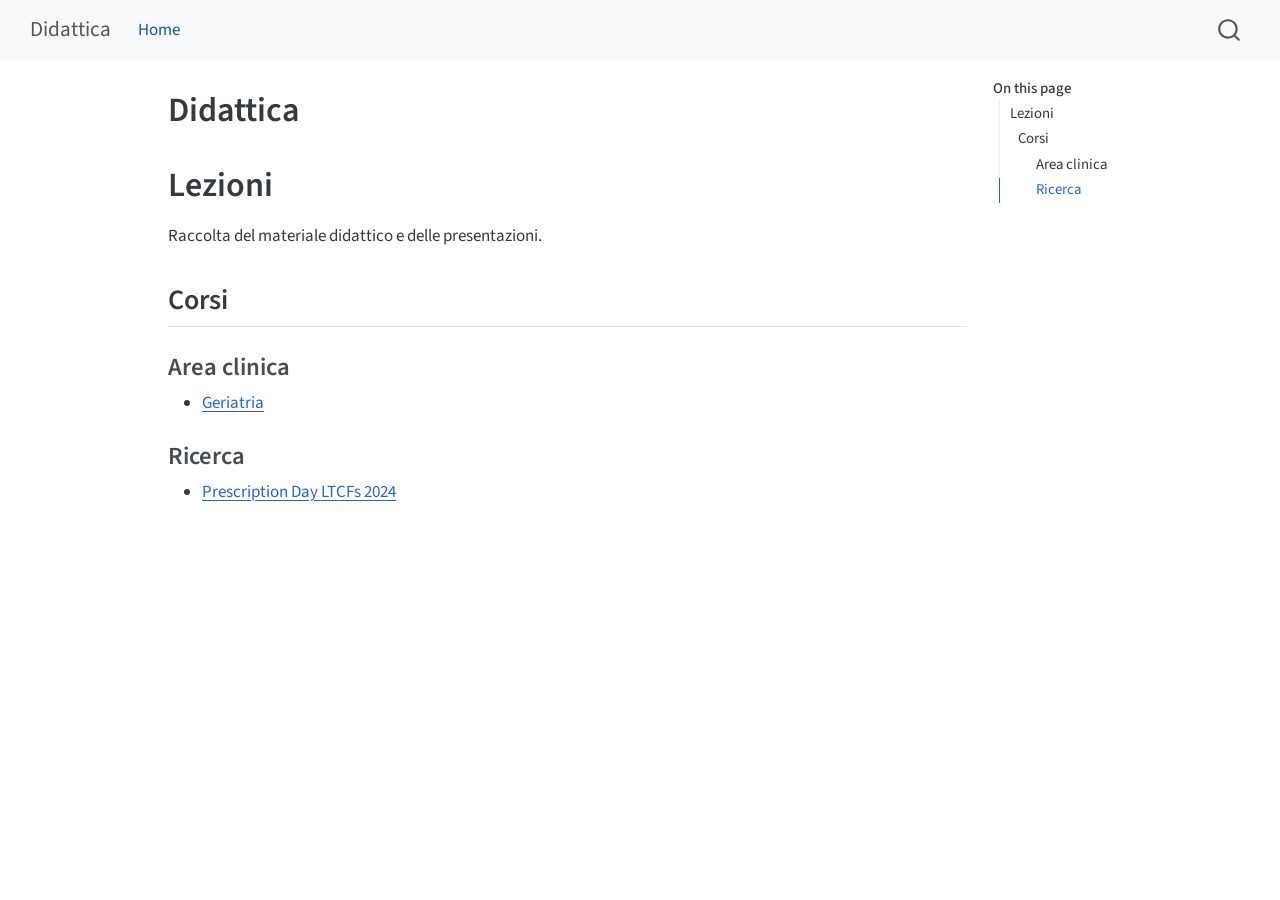
<file: index.html>
<!DOCTYPE html>
<html xmlns="http://www.w3.org/1999/xhtml" lang="en" xml:lang="en"><head>

<meta charset="utf-8">
<meta name="generator" content="quarto-1.10.19">

<meta name="viewport" content="width=device-width, initial-scale=1.0, user-scalable=yes">


<title>Didattica</title>
<style>
/* Default styles provided by pandoc.
** See https://pandoc.org/MANUAL.html#variables-for-html for config info.
*/
span.smallcaps{font-variant: small-caps;}
div.columns{display: flex; gap: 1.5em;}
div.column{flex: auto;}
@media screen {
div.columns{gap: min(4vw, 1.5em);}
div.column{overflow-x: auto;}
}
div.hanging-indent{margin-left: 1.5em; text-indent: -1.5em;}
ul.task-list{list-style: none;}
ul.task-list li input[type="checkbox"] {
  width: 0.8em;
  margin: 0 0.8em 0.2em -1em; /* quarto-specific, see https://github.com/quarto-dev/quarto-cli/issues/4556 */ 
  vertical-align: middle;
}
</style>


<script src="site_libs/quarto-nav/quarto-nav.js"></script>
<script src="site_libs/quarto-nav/headroom.min.js"></script>
<script src="site_libs/clipboard/clipboard.min.js"></script>
<script src="site_libs/quarto-search/autocomplete.umd.js"></script>
<script src="site_libs/quarto-search/fuse.min.js"></script>
<script src="site_libs/quarto-search/quarto-search.js"></script>
<meta name="quarto:offset" content="./">
<script src="site_libs/quarto-html/quarto.js" type="module"></script>
<script src="site_libs/quarto-html/tabsets/tabsets.js" type="module"></script>
<script src="site_libs/quarto-html/popper.min.js"></script>
<script src="site_libs/quarto-html/tippy.umd.min.js"></script>
<script src="site_libs/quarto-html/anchor.min.js"></script>
<link href="site_libs/quarto-html/tippy.css" rel="stylesheet">
<link href="site_libs/quarto-html/quarto-syntax-highlighting-bf27225e3a48a9273f3daa8f8e829971.css" rel="stylesheet" id="quarto-text-highlighting-styles">
<script src="site_libs/bootstrap/bootstrap.min.js"></script>
<link href="site_libs/bootstrap/bootstrap-icons.css" rel="stylesheet">
<link href="site_libs/bootstrap/bootstrap-55617497126496852ff9f5a59253c640.min.css" rel="stylesheet" append-hash="true" id="quarto-bootstrap" data-mode="light">
<script id="quarto-search-options" type="application/json">{
  "location": "navbar",
  "copy-button": false,
  "collapse-after": 3,
  "panel-placement": "end",
  "type": "overlay",
  "limit": 50,
  "keyboard-shortcut": [
    "f",
    "/",
    "s"
  ],
  "show-item-context": false,
  "language": {
    "search-no-results-text": "No results",
    "search-matching-documents-text": "matching documents",
    "search-copy-link-title": "Copy link to search",
    "search-hide-matches-text": "Hide additional matches",
    "search-more-match-text": "more match in this document",
    "search-more-matches-text": "more matches in this document",
    "search-clear-button-title": "Clear",
    "search-text-placeholder": "",
    "search-detached-cancel-button-title": "Cancel",
    "search-submit-button-title": "Submit",
    "search-label": "Search"
  }
}</script>


</head>

<body class="nav-fixed quarto-light">

<div id="quarto-search-results"></div>
  <header id="quarto-header" class="headroom fixed-top">
    <nav class="navbar navbar-expand-lg " data-bs-theme="dark">
      <div class="navbar-container container-fluid">
      <div class="navbar-brand-container mx-auto">
    <a class="navbar-brand" href="./index.html">
    <span class="navbar-title">Didattica</span>
    </a>
  </div>
            <div id="quarto-search" class="" title="Search"></div>
          <button class="navbar-toggler" type="button" data-bs-toggle="collapse" data-bs-target="#navbarCollapse" aria-controls="navbarCollapse" role="menu" aria-expanded="false" aria-label="Toggle navigation" onclick="if (window.quartoToggleHeadroom) { window.quartoToggleHeadroom(); }">
  <span class="navbar-toggler-icon"></span>
</button>
          <div class="collapse navbar-collapse" id="navbarCollapse">
            <ul class="navbar-nav navbar-nav-scroll me-auto">
  <li class="nav-item">
    <a class="nav-link active" href="./index.html" aria-current="page"> 
<span class="menu-text">Home</span></a>
  </li>  
</ul>
          </div> <!-- /navcollapse -->
            <div class="quarto-navbar-tools">
</div>
      </div> <!-- /container-fluid -->
    </nav>
</header>
<!-- content -->
<div id="quarto-content" class="quarto-container page-columns page-rows-contents page-layout-article page-navbar">
<!-- sidebar -->
<!-- margin-sidebar -->
    <div id="quarto-margin-sidebar" class="sidebar margin-sidebar">
        <nav id="TOC" role="doc-toc" class="toc-active">
    <h2 id="toc-title">On this page</h2>
   
  <ul>
  <li><a href="#lezioni" id="toc-lezioni" class="nav-link active" data-scroll-target="#lezioni">Lezioni</a>
  <ul class="collapse">
  <li><a href="#corsi" id="toc-corsi" class="nav-link" data-scroll-target="#corsi">Corsi</a>
  <ul class="collapse">
  <li><a href="#area-clinica" id="toc-area-clinica" class="nav-link" data-scroll-target="#area-clinica">Area clinica</a></li>
  <li><a href="#ricerca" id="toc-ricerca" class="nav-link" data-scroll-target="#ricerca">Ricerca</a></li>
  </ul></li>
  </ul></li>
  </ul>
</nav>
    </div>
<!-- main -->
<main class="content" id="quarto-document-content">

<header id="title-block-header" class="quarto-title-block default">
<div class="quarto-title">
<h1 class="title">Didattica</h1>
</div>



<div class="quarto-title-meta">

    
  
    
  </div>
  


</header>


<section id="lezioni" class="level1">
<h1>Lezioni</h1>
<p>Raccolta del materiale didattico e delle presentazioni.</p>
<section id="corsi" class="level2">
<h2 class="anchored" data-anchor-id="corsi">Corsi</h2>
<section id="area-clinica" class="level3">
<h3 class="anchored" data-anchor-id="area-clinica">Area clinica</h3>
<ul>
<li><a href="./geriatria/index.html">Geriatria</a></li>
</ul>
</section>
<section id="ricerca" class="level3">
<h3 class="anchored" data-anchor-id="ricerca">Ricerca</h3>
<ul>
<li><a href="./gruppoYES/Prescription_day/index.html">Prescription Day LTCFs 2024</a></li>
</ul>


</section>
</section>
</section>

</main> <!-- /main -->
<script id="quarto-html-after-body" type="application/javascript">
  window.document.addEventListener("DOMContentLoaded", function (event) {
    const icon = "";
    const anchorJS = new window.AnchorJS();
    anchorJS.options = {
      placement: 'right',
      icon: icon
    };
    anchorJS.add('.anchored');
    const isCodeAnnotation = (el) => {
      for (const clz of el.classList) {
        if (clz.startsWith('code-annotation-')) {                     
          return true;
        }
      }
      return false;
    }
    const onCopySuccess = function(e) {
      // button target
      const button = e.trigger;
      // don't keep focus
      button.blur();
      // flash "checked"
      button.classList.add('code-copy-button-checked');
      var currentTitle = button.getAttribute("title");
      button.setAttribute("title", "Copied!");
      let tooltip;
      if (window.bootstrap) {
        button.setAttribute("data-bs-toggle", "tooltip");
        button.setAttribute("data-bs-placement", "left");
        button.setAttribute("data-bs-title", "Copied!");
        tooltip = new bootstrap.Tooltip(button, 
          { trigger: "manual", 
            customClass: "code-copy-button-tooltip",
            offset: [0, -8]});
        tooltip.show();    
      }
      setTimeout(function() {
        if (tooltip) {
          tooltip.hide();
          button.removeAttribute("data-bs-title");
          button.removeAttribute("data-bs-toggle");
          button.removeAttribute("data-bs-placement");
        }
        button.setAttribute("title", currentTitle);
        button.classList.remove('code-copy-button-checked');
      }, 1000);
      // clear code selection
      e.clearSelection();
    }
    const getTextToCopy = function(trigger) {
      const outerScaffold = trigger.parentElement.cloneNode(true);
      const codeEl = outerScaffold.querySelector('code');
      for (const childEl of codeEl.children) {
        if (isCodeAnnotation(childEl)) {
          childEl.remove();
        }
      }
      return codeEl.innerText;
    }
    const clipboard = new window.ClipboardJS('.code-copy-button:not([data-in-quarto-modal])', {
      text: getTextToCopy
    });
    clipboard.on('success', onCopySuccess);
    if (window.document.getElementById('quarto-embedded-source-code-modal')) {
      const clipboardModal = new window.ClipboardJS('.code-copy-button[data-in-quarto-modal]', {
        text: getTextToCopy,
        container: window.document.getElementById('quarto-embedded-source-code-modal')
      });
      clipboardModal.on('success', onCopySuccess);
    }
      var localhostRegex = new RegExp(/^(?:http|https):\/\/localhost\:?[0-9]*\//);
      var mailtoRegex = new RegExp(/^mailto:/);
        var filterRegex = new RegExp("https:\/\/ZuccAlb89\.github\.io\/didattica\/");
      var isInternal = (href) => {
          return filterRegex.test(href) || localhostRegex.test(href) || mailtoRegex.test(href);
      }
      // Inspect non-navigation links and adorn them if external
     var links = window.document.querySelectorAll('a[href]:not(.nav-link):not(.navbar-brand):not(.toc-action):not(.sidebar-link):not(.sidebar-item-toggle):not(.pagination-link):not(.no-external):not([aria-hidden]):not(.dropdown-item):not(.quarto-navigation-tool):not(.about-link)');
      for (var i=0; i<links.length; i++) {
        const link = links[i];
        if (!isInternal(link.href)) {
          // undo the damage that might have been done by quarto-nav.js in the case of
          // links that we want to consider external
          if (link.dataset.originalHref !== undefined) {
            link.href = link.dataset.originalHref;
          }
        }
      }
    function tippyHover(el, contentFn, onTriggerFn, onUntriggerFn) {
      const config = {
        allowHTML: true,
        maxWidth: 500,
        delay: 100,
        arrow: false,
        appendTo: function(el) {
            return el.parentElement;
        },
        interactive: true,
        interactiveBorder: 10,
        theme: 'quarto',
        placement: 'bottom-start',
      };
      if (contentFn) {
        config.content = contentFn;
      }
      if (onTriggerFn) {
        config.onTrigger = onTriggerFn;
      }
      if (onUntriggerFn) {
        config.onUntrigger = onUntriggerFn;
      }
      window.tippy(el, config); 
    }
    const noterefs = window.document.querySelectorAll('a[role="doc-noteref"]');
    for (var i=0; i<noterefs.length; i++) {
      const ref = noterefs[i];
      tippyHover(ref, function() {
        // use id or data attribute instead here
        let href = ref.getAttribute('data-footnote-href') || ref.getAttribute('href');
        try { href = new URL(href).hash; } catch {}
        const id = href.replace(/^#\/?/, "");
        const note = window.document.getElementById(id);
        if (note) {
          return note.innerHTML;
        } else {
          return "";
        }
      });
    }
    const xrefs = window.document.querySelectorAll('a.quarto-xref');
    const processXRef = (id, note) => {
      // Strip column container classes
      const stripColumnClz = (el) => {
        el.classList.remove("page-full", "page-columns");
        if (el.children) {
          for (const child of el.children) {
            stripColumnClz(child);
          }
        }
      }
      stripColumnClz(note)
      if (id === null || id.startsWith('sec-')) {
        // Special case sections, only their first couple elements
        const container = document.createElement("div");
        if (note.children && note.children.length > 2) {
          container.appendChild(note.children[0].cloneNode(true));
          for (let i = 1; i < note.children.length; i++) {
            const child = note.children[i];
            if (child.tagName === "P" && child.innerText === "") {
              continue;
            } else {
              container.appendChild(child.cloneNode(true));
              break;
            }
          }
          if (window.Quarto?.typesetMath) {
            window.Quarto.typesetMath(container);
          }
          return container.innerHTML
        } else {
          if (window.Quarto?.typesetMath) {
            window.Quarto.typesetMath(note);
          }
          return note.innerHTML;
        }
      } else {
        // Remove any anchor links if they are present
        const anchorLink = note.querySelector('a.anchorjs-link');
        if (anchorLink) {
          anchorLink.remove();
        }
        if (window.Quarto?.typesetMath) {
          window.Quarto.typesetMath(note);
        }
        if (note.classList.contains("callout")) {
          return note.outerHTML;
        } else {
          return note.innerHTML;
        }
      }
    }
    for (var i=0; i<xrefs.length; i++) {
      const xref = xrefs[i];
      tippyHover(xref, undefined, function(instance) {
        instance.disable();
        let url = xref.getAttribute('href');
        let hash = undefined; 
        if (url.startsWith('#')) {
          hash = url;
        } else {
          try { hash = new URL(url).hash; } catch {}
        }
        if (hash) {
          const id = hash.replace(/^#\/?/, "");
          const note = window.document.getElementById(id);
          if (note !== null) {
            try {
              const html = processXRef(id, note.cloneNode(true));
              instance.setContent(html);
            } finally {
              instance.enable();
              instance.show();
            }
          } else {
            // See if we can fetch this
            fetch(url.split('#')[0])
            .then(res => res.text())
            .then(html => {
              const parser = new DOMParser();
              const htmlDoc = parser.parseFromString(html, "text/html");
              const note = htmlDoc.getElementById(id);
              if (note !== null) {
                const html = processXRef(id, note);
                instance.setContent(html);
              } 
            }).finally(() => {
              instance.enable();
              instance.show();
            });
          }
        } else {
          // See if we can fetch a full url (with no hash to target)
          // This is a special case and we should probably do some content thinning / targeting
          fetch(url)
          .then(res => res.text())
          .then(html => {
            const parser = new DOMParser();
            const htmlDoc = parser.parseFromString(html, "text/html");
            const note = htmlDoc.querySelector('main.content');
            if (note !== null) {
              // This should only happen for chapter cross references
              // (since there is no id in the URL)
              // remove the first header
              if (note.children.length > 0 && note.children[0].tagName === "HEADER") {
                note.children[0].remove();
              }
              const html = processXRef(null, note);
              instance.setContent(html);
            } 
          }).finally(() => {
            instance.enable();
            instance.show();
          });
        }
      }, function(instance) {
      });
    }
        let selectedAnnoteEl;
        const selectorForAnnotation = ( cell, annotation) => {
          let cellAttr = 'data-code-cell="' + cell + '"';
          let lineAttr = 'data-code-annotation="' +  annotation + '"';
          const selector = 'span[' + cellAttr + '][' + lineAttr + ']';
          return selector;
        }
        const selectCodeLines = (annoteEl) => {
          const doc = window.document;
          const targetCell = annoteEl.getAttribute("data-target-cell");
          const targetAnnotation = annoteEl.getAttribute("data-target-annotation");
          const annoteSpan = window.document.querySelector(selectorForAnnotation(targetCell, targetAnnotation));
          const lines = annoteSpan.getAttribute("data-code-lines").split(",");
          const lineIds = lines.map((line) => {
            return targetCell + "-" + line;
          })
          let top = null;
          let height = null;
          let parent = null;
          if (lineIds.length > 0) {
              //compute the position of the single el (top and bottom and make a div)
              const el = window.document.getElementById(lineIds[0]);
              top = el.offsetTop;
              height = el.offsetHeight;
              parent = el.parentElement.parentElement;
            if (lineIds.length > 1) {
              const lastEl = window.document.getElementById(lineIds[lineIds.length - 1]);
              const bottom = lastEl.offsetTop + lastEl.offsetHeight;
              height = bottom - top;
            }
            if (top !== null && height !== null && parent !== null) {
              // cook up a div (if necessary) and position it 
              let div = window.document.getElementById("code-annotation-line-highlight");
              if (div === null) {
                div = window.document.createElement("div");
                div.setAttribute("id", "code-annotation-line-highlight");
                div.style.position = 'absolute';
                parent.appendChild(div);
              }
              div.style.top = top - 2 + "px";
              div.style.height = height + 4 + "px";
              div.style.left = 0;
              let gutterDiv = window.document.getElementById("code-annotation-line-highlight-gutter");
              if (gutterDiv === null) {
                gutterDiv = window.document.createElement("div");
                gutterDiv.setAttribute("id", "code-annotation-line-highlight-gutter");
                gutterDiv.style.position = 'absolute';
                const codeCell = window.document.getElementById(targetCell);
                const gutter = codeCell.querySelector('.code-annotation-gutter');
                gutter.appendChild(gutterDiv);
              }
              gutterDiv.style.top = top - 2 + "px";
              gutterDiv.style.height = height + 4 + "px";
            }
            selectedAnnoteEl = annoteEl;
          }
        };
        const unselectCodeLines = () => {
          const elementsIds = ["code-annotation-line-highlight", "code-annotation-line-highlight-gutter"];
          elementsIds.forEach((elId) => {
            const div = window.document.getElementById(elId);
            if (div) {
              div.remove();
            }
          });
          selectedAnnoteEl = undefined;
        };
          // Handle positioning of the toggle
      window.addEventListener(
        "resize",
        throttle(() => {
          elRect = undefined;
          if (selectedAnnoteEl) {
            selectCodeLines(selectedAnnoteEl);
          }
        }, 10)
      );
      function throttle(fn, ms) {
      let throttle = false;
      let timer;
        return (...args) => {
          if(!throttle) { // first call gets through
              fn.apply(this, args);
              throttle = true;
          } else { // all the others get throttled
              if(timer) clearTimeout(timer); // cancel #2
              timer = setTimeout(() => {
                fn.apply(this, args);
                timer = throttle = false;
              }, ms);
          }
        };
      }
        // Attach click handler to the DT
        const annoteDls = window.document.querySelectorAll('dt[data-target-cell]');
        for (const annoteDlNode of annoteDls) {
          annoteDlNode.addEventListener('click', (event) => {
            const clickedEl = event.target;
            if (clickedEl !== selectedAnnoteEl) {
              unselectCodeLines();
              const activeEl = window.document.querySelector('dt[data-target-cell].code-annotation-active');
              if (activeEl) {
                activeEl.classList.remove('code-annotation-active');
              }
              selectCodeLines(clickedEl);
              clickedEl.classList.add('code-annotation-active');
            } else {
              // Unselect the line
              unselectCodeLines();
              clickedEl.classList.remove('code-annotation-active');
            }
          });
        }
    const findCites = (el) => {
      const parentEl = el.parentElement;
      if (parentEl) {
        const cites = parentEl.dataset.cites;
        if (cites) {
          return {
            el,
            cites: cites.split(' ')
          };
        } else {
          return findCites(el.parentElement)
        }
      } else {
        return undefined;
      }
    };
    var bibliorefs = window.document.querySelectorAll('a[role="doc-biblioref"]');
    for (var i=0; i<bibliorefs.length; i++) {
      const ref = bibliorefs[i];
      const citeInfo = findCites(ref);
      if (citeInfo) {
        tippyHover(citeInfo.el, function() {
          var popup = window.document.createElement('div');
          citeInfo.cites.forEach(function(cite) {
            var citeDiv = window.document.createElement('div');
            citeDiv.classList.add('hanging-indent');
            citeDiv.classList.add('csl-entry');
            var biblioDiv = window.document.getElementById('ref-' + cite);
            if (biblioDiv) {
              citeDiv.innerHTML = biblioDiv.innerHTML;
            }
            popup.appendChild(citeDiv);
          });
          return popup.innerHTML;
        });
      }
    }
  });
  </script>
</div> <!-- /content -->




</body></html>
</file>
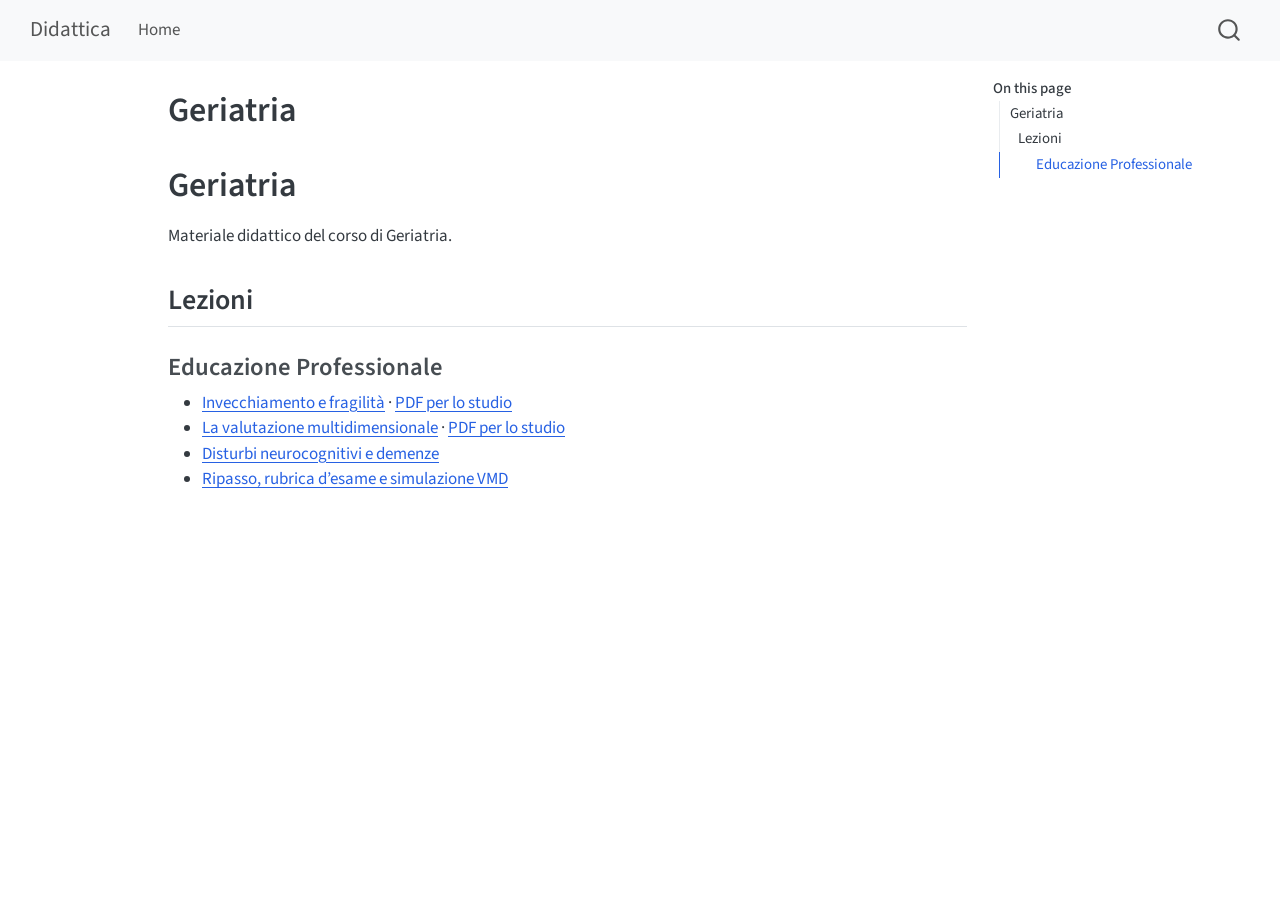
<file: geriatria/index.html>
<!DOCTYPE html>
<html xmlns="http://www.w3.org/1999/xhtml" lang="en" xml:lang="en"><head>

<meta charset="utf-8">
<meta name="generator" content="quarto-1.10.19">

<meta name="viewport" content="width=device-width, initial-scale=1.0, user-scalable=yes">


<title>Geriatria – Didattica</title>
<style>
/* Default styles provided by pandoc.
** See https://pandoc.org/MANUAL.html#variables-for-html for config info.
*/
span.smallcaps{font-variant: small-caps;}
div.columns{display: flex; gap: 1.5em;}
div.column{flex: auto;}
@media screen {
div.columns{gap: min(4vw, 1.5em);}
div.column{overflow-x: auto;}
}
div.hanging-indent{margin-left: 1.5em; text-indent: -1.5em;}
ul.task-list{list-style: none;}
ul.task-list li input[type="checkbox"] {
  width: 0.8em;
  margin: 0 0.8em 0.2em -1em; /* quarto-specific, see https://github.com/quarto-dev/quarto-cli/issues/4556 */ 
  vertical-align: middle;
}
</style>


<script src="../site_libs/quarto-nav/quarto-nav.js"></script>
<script src="../site_libs/quarto-nav/headroom.min.js"></script>
<script src="../site_libs/clipboard/clipboard.min.js"></script>
<script src="../site_libs/quarto-search/autocomplete.umd.js"></script>
<script src="../site_libs/quarto-search/fuse.min.js"></script>
<script src="../site_libs/quarto-search/quarto-search.js"></script>
<meta name="quarto:offset" content="../">
<script src="../site_libs/quarto-html/quarto.js" type="module"></script>
<script src="../site_libs/quarto-html/tabsets/tabsets.js" type="module"></script>
<script src="../site_libs/quarto-html/popper.min.js"></script>
<script src="../site_libs/quarto-html/tippy.umd.min.js"></script>
<script src="../site_libs/quarto-html/anchor.min.js"></script>
<link href="../site_libs/quarto-html/tippy.css" rel="stylesheet">
<link href="../site_libs/quarto-html/quarto-syntax-highlighting-bf27225e3a48a9273f3daa8f8e829971.css" rel="stylesheet" id="quarto-text-highlighting-styles">
<script src="../site_libs/bootstrap/bootstrap.min.js"></script>
<link href="../site_libs/bootstrap/bootstrap-icons.css" rel="stylesheet">
<link href="../site_libs/bootstrap/bootstrap-55617497126496852ff9f5a59253c640.min.css" rel="stylesheet" append-hash="true" id="quarto-bootstrap" data-mode="light">
<script id="quarto-search-options" type="application/json">{
  "location": "navbar",
  "copy-button": false,
  "collapse-after": 3,
  "panel-placement": "end",
  "type": "overlay",
  "limit": 50,
  "keyboard-shortcut": [
    "f",
    "/",
    "s"
  ],
  "show-item-context": false,
  "language": {
    "search-no-results-text": "No results",
    "search-matching-documents-text": "matching documents",
    "search-copy-link-title": "Copy link to search",
    "search-hide-matches-text": "Hide additional matches",
    "search-more-match-text": "more match in this document",
    "search-more-matches-text": "more matches in this document",
    "search-clear-button-title": "Clear",
    "search-text-placeholder": "",
    "search-detached-cancel-button-title": "Cancel",
    "search-submit-button-title": "Submit",
    "search-label": "Search"
  }
}</script>


</head>

<body class="nav-fixed quarto-light">

<div id="quarto-search-results"></div>
  <header id="quarto-header" class="headroom fixed-top">
    <nav class="navbar navbar-expand-lg " data-bs-theme="dark">
      <div class="navbar-container container-fluid">
      <div class="navbar-brand-container mx-auto">
    <a class="navbar-brand" href="../index.html">
    <span class="navbar-title">Didattica</span>
    </a>
  </div>
            <div id="quarto-search" class="" title="Search"></div>
          <button class="navbar-toggler" type="button" data-bs-toggle="collapse" data-bs-target="#navbarCollapse" aria-controls="navbarCollapse" role="menu" aria-expanded="false" aria-label="Toggle navigation" onclick="if (window.quartoToggleHeadroom) { window.quartoToggleHeadroom(); }">
  <span class="navbar-toggler-icon"></span>
</button>
          <div class="collapse navbar-collapse" id="navbarCollapse">
            <ul class="navbar-nav navbar-nav-scroll me-auto">
  <li class="nav-item">
    <a class="nav-link" href="../index.html"> 
<span class="menu-text">Home</span></a>
  </li>  
</ul>
          </div> <!-- /navcollapse -->
            <div class="quarto-navbar-tools">
</div>
      </div> <!-- /container-fluid -->
    </nav>
</header>
<!-- content -->
<div id="quarto-content" class="quarto-container page-columns page-rows-contents page-layout-article page-navbar">
<!-- sidebar -->
<!-- margin-sidebar -->
    <div id="quarto-margin-sidebar" class="sidebar margin-sidebar">
        <nav id="TOC" role="doc-toc" class="toc-active">
    <h2 id="toc-title">On this page</h2>
   
  <ul>
  <li><a href="#geriatria" id="toc-geriatria" class="nav-link active" data-scroll-target="#geriatria">Geriatria</a>
  <ul class="collapse">
  <li><a href="#lezioni" id="toc-lezioni" class="nav-link" data-scroll-target="#lezioni">Lezioni</a>
  <ul class="collapse">
  <li><a href="#educazione-professionale" id="toc-educazione-professionale" class="nav-link" data-scroll-target="#educazione-professionale">Educazione Professionale</a></li>
  </ul></li>
  </ul></li>
  </ul>
</nav>
    </div>
<!-- main -->
<main class="content" id="quarto-document-content">

<header id="title-block-header" class="quarto-title-block default">
<div class="quarto-title">
<h1 class="title">Geriatria</h1>
</div>



<div class="quarto-title-meta">

    
  
    
  </div>
  


</header>


<section id="geriatria" class="level1">
<h1>Geriatria</h1>
<p>Materiale didattico del corso di Geriatria.</p>
<section id="lezioni" class="level2">
<h2 class="anchored" data-anchor-id="lezioni">Lezioni</h2>
<section id="educazione-professionale" class="level3">
<h3 class="anchored" data-anchor-id="educazione-professionale">Educazione Professionale</h3>
<ul>
<li><a href="../geriatria/educazione-professionale/01_invecchiamento_fragilita.html">Invecchiamento e fragilità</a> · <a href="educazione-professionale/pdf/01_invecchiamento_fragilita.pdf">PDF per lo studio</a></li>
<li><a href="../geriatria/educazione-professionale/02_valutazione_multidim.html">La valutazione multidimensionale</a> · <a href="educazione-professionale/pdf/02_valutazione_multidimensionale.pdf">PDF per lo studio</a></li>
<li><a href="../geriatria/educazione-professionale/03_demenza_BPSD.html">Disturbi neurocognitivi e demenze</a></li>
<li><a href="../geriatria/educazione-professionale/04_ripasso_esame_vmd.html">Ripasso, rubrica d’esame e simulazione VMD</a></li>
</ul>


</section>
</section>
</section>

</main> <!-- /main -->
<script id="quarto-html-after-body" type="application/javascript">
  window.document.addEventListener("DOMContentLoaded", function (event) {
    const icon = "";
    const anchorJS = new window.AnchorJS();
    anchorJS.options = {
      placement: 'right',
      icon: icon
    };
    anchorJS.add('.anchored');
    const isCodeAnnotation = (el) => {
      for (const clz of el.classList) {
        if (clz.startsWith('code-annotation-')) {                     
          return true;
        }
      }
      return false;
    }
    const onCopySuccess = function(e) {
      // button target
      const button = e.trigger;
      // don't keep focus
      button.blur();
      // flash "checked"
      button.classList.add('code-copy-button-checked');
      var currentTitle = button.getAttribute("title");
      button.setAttribute("title", "Copied!");
      let tooltip;
      if (window.bootstrap) {
        button.setAttribute("data-bs-toggle", "tooltip");
        button.setAttribute("data-bs-placement", "left");
        button.setAttribute("data-bs-title", "Copied!");
        tooltip = new bootstrap.Tooltip(button, 
          { trigger: "manual", 
            customClass: "code-copy-button-tooltip",
            offset: [0, -8]});
        tooltip.show();    
      }
      setTimeout(function() {
        if (tooltip) {
          tooltip.hide();
          button.removeAttribute("data-bs-title");
          button.removeAttribute("data-bs-toggle");
          button.removeAttribute("data-bs-placement");
        }
        button.setAttribute("title", currentTitle);
        button.classList.remove('code-copy-button-checked');
      }, 1000);
      // clear code selection
      e.clearSelection();
    }
    const getTextToCopy = function(trigger) {
      const outerScaffold = trigger.parentElement.cloneNode(true);
      const codeEl = outerScaffold.querySelector('code');
      for (const childEl of codeEl.children) {
        if (isCodeAnnotation(childEl)) {
          childEl.remove();
        }
      }
      return codeEl.innerText;
    }
    const clipboard = new window.ClipboardJS('.code-copy-button:not([data-in-quarto-modal])', {
      text: getTextToCopy
    });
    clipboard.on('success', onCopySuccess);
    if (window.document.getElementById('quarto-embedded-source-code-modal')) {
      const clipboardModal = new window.ClipboardJS('.code-copy-button[data-in-quarto-modal]', {
        text: getTextToCopy,
        container: window.document.getElementById('quarto-embedded-source-code-modal')
      });
      clipboardModal.on('success', onCopySuccess);
    }
      var localhostRegex = new RegExp(/^(?:http|https):\/\/localhost\:?[0-9]*\//);
      var mailtoRegex = new RegExp(/^mailto:/);
        var filterRegex = new RegExp("https:\/\/ZuccAlb89\.github\.io\/didattica\/");
      var isInternal = (href) => {
          return filterRegex.test(href) || localhostRegex.test(href) || mailtoRegex.test(href);
      }
      // Inspect non-navigation links and adorn them if external
     var links = window.document.querySelectorAll('a[href]:not(.nav-link):not(.navbar-brand):not(.toc-action):not(.sidebar-link):not(.sidebar-item-toggle):not(.pagination-link):not(.no-external):not([aria-hidden]):not(.dropdown-item):not(.quarto-navigation-tool):not(.about-link)');
      for (var i=0; i<links.length; i++) {
        const link = links[i];
        if (!isInternal(link.href)) {
          // undo the damage that might have been done by quarto-nav.js in the case of
          // links that we want to consider external
          if (link.dataset.originalHref !== undefined) {
            link.href = link.dataset.originalHref;
          }
        }
      }
    function tippyHover(el, contentFn, onTriggerFn, onUntriggerFn) {
      const config = {
        allowHTML: true,
        maxWidth: 500,
        delay: 100,
        arrow: false,
        appendTo: function(el) {
            return el.parentElement;
        },
        interactive: true,
        interactiveBorder: 10,
        theme: 'quarto',
        placement: 'bottom-start',
      };
      if (contentFn) {
        config.content = contentFn;
      }
      if (onTriggerFn) {
        config.onTrigger = onTriggerFn;
      }
      if (onUntriggerFn) {
        config.onUntrigger = onUntriggerFn;
      }
      window.tippy(el, config); 
    }
    const noterefs = window.document.querySelectorAll('a[role="doc-noteref"]');
    for (var i=0; i<noterefs.length; i++) {
      const ref = noterefs[i];
      tippyHover(ref, function() {
        // use id or data attribute instead here
        let href = ref.getAttribute('data-footnote-href') || ref.getAttribute('href');
        try { href = new URL(href).hash; } catch {}
        const id = href.replace(/^#\/?/, "");
        const note = window.document.getElementById(id);
        if (note) {
          return note.innerHTML;
        } else {
          return "";
        }
      });
    }
    const xrefs = window.document.querySelectorAll('a.quarto-xref');
    const processXRef = (id, note) => {
      // Strip column container classes
      const stripColumnClz = (el) => {
        el.classList.remove("page-full", "page-columns");
        if (el.children) {
          for (const child of el.children) {
            stripColumnClz(child);
          }
        }
      }
      stripColumnClz(note)
      if (id === null || id.startsWith('sec-')) {
        // Special case sections, only their first couple elements
        const container = document.createElement("div");
        if (note.children && note.children.length > 2) {
          container.appendChild(note.children[0].cloneNode(true));
          for (let i = 1; i < note.children.length; i++) {
            const child = note.children[i];
            if (child.tagName === "P" && child.innerText === "") {
              continue;
            } else {
              container.appendChild(child.cloneNode(true));
              break;
            }
          }
          if (window.Quarto?.typesetMath) {
            window.Quarto.typesetMath(container);
          }
          return container.innerHTML
        } else {
          if (window.Quarto?.typesetMath) {
            window.Quarto.typesetMath(note);
          }
          return note.innerHTML;
        }
      } else {
        // Remove any anchor links if they are present
        const anchorLink = note.querySelector('a.anchorjs-link');
        if (anchorLink) {
          anchorLink.remove();
        }
        if (window.Quarto?.typesetMath) {
          window.Quarto.typesetMath(note);
        }
        if (note.classList.contains("callout")) {
          return note.outerHTML;
        } else {
          return note.innerHTML;
        }
      }
    }
    for (var i=0; i<xrefs.length; i++) {
      const xref = xrefs[i];
      tippyHover(xref, undefined, function(instance) {
        instance.disable();
        let url = xref.getAttribute('href');
        let hash = undefined; 
        if (url.startsWith('#')) {
          hash = url;
        } else {
          try { hash = new URL(url).hash; } catch {}
        }
        if (hash) {
          const id = hash.replace(/^#\/?/, "");
          const note = window.document.getElementById(id);
          if (note !== null) {
            try {
              const html = processXRef(id, note.cloneNode(true));
              instance.setContent(html);
            } finally {
              instance.enable();
              instance.show();
            }
          } else {
            // See if we can fetch this
            fetch(url.split('#')[0])
            .then(res => res.text())
            .then(html => {
              const parser = new DOMParser();
              const htmlDoc = parser.parseFromString(html, "text/html");
              const note = htmlDoc.getElementById(id);
              if (note !== null) {
                const html = processXRef(id, note);
                instance.setContent(html);
              } 
            }).finally(() => {
              instance.enable();
              instance.show();
            });
          }
        } else {
          // See if we can fetch a full url (with no hash to target)
          // This is a special case and we should probably do some content thinning / targeting
          fetch(url)
          .then(res => res.text())
          .then(html => {
            const parser = new DOMParser();
            const htmlDoc = parser.parseFromString(html, "text/html");
            const note = htmlDoc.querySelector('main.content');
            if (note !== null) {
              // This should only happen for chapter cross references
              // (since there is no id in the URL)
              // remove the first header
              if (note.children.length > 0 && note.children[0].tagName === "HEADER") {
                note.children[0].remove();
              }
              const html = processXRef(null, note);
              instance.setContent(html);
            } 
          }).finally(() => {
            instance.enable();
            instance.show();
          });
        }
      }, function(instance) {
      });
    }
        let selectedAnnoteEl;
        const selectorForAnnotation = ( cell, annotation) => {
          let cellAttr = 'data-code-cell="' + cell + '"';
          let lineAttr = 'data-code-annotation="' +  annotation + '"';
          const selector = 'span[' + cellAttr + '][' + lineAttr + ']';
          return selector;
        }
        const selectCodeLines = (annoteEl) => {
          const doc = window.document;
          const targetCell = annoteEl.getAttribute("data-target-cell");
          const targetAnnotation = annoteEl.getAttribute("data-target-annotation");
          const annoteSpan = window.document.querySelector(selectorForAnnotation(targetCell, targetAnnotation));
          const lines = annoteSpan.getAttribute("data-code-lines").split(",");
          const lineIds = lines.map((line) => {
            return targetCell + "-" + line;
          })
          let top = null;
          let height = null;
          let parent = null;
          if (lineIds.length > 0) {
              //compute the position of the single el (top and bottom and make a div)
              const el = window.document.getElementById(lineIds[0]);
              top = el.offsetTop;
              height = el.offsetHeight;
              parent = el.parentElement.parentElement;
            if (lineIds.length > 1) {
              const lastEl = window.document.getElementById(lineIds[lineIds.length - 1]);
              const bottom = lastEl.offsetTop + lastEl.offsetHeight;
              height = bottom - top;
            }
            if (top !== null && height !== null && parent !== null) {
              // cook up a div (if necessary) and position it 
              let div = window.document.getElementById("code-annotation-line-highlight");
              if (div === null) {
                div = window.document.createElement("div");
                div.setAttribute("id", "code-annotation-line-highlight");
                div.style.position = 'absolute';
                parent.appendChild(div);
              }
              div.style.top = top - 2 + "px";
              div.style.height = height + 4 + "px";
              div.style.left = 0;
              let gutterDiv = window.document.getElementById("code-annotation-line-highlight-gutter");
              if (gutterDiv === null) {
                gutterDiv = window.document.createElement("div");
                gutterDiv.setAttribute("id", "code-annotation-line-highlight-gutter");
                gutterDiv.style.position = 'absolute';
                const codeCell = window.document.getElementById(targetCell);
                const gutter = codeCell.querySelector('.code-annotation-gutter');
                gutter.appendChild(gutterDiv);
              }
              gutterDiv.style.top = top - 2 + "px";
              gutterDiv.style.height = height + 4 + "px";
            }
            selectedAnnoteEl = annoteEl;
          }
        };
        const unselectCodeLines = () => {
          const elementsIds = ["code-annotation-line-highlight", "code-annotation-line-highlight-gutter"];
          elementsIds.forEach((elId) => {
            const div = window.document.getElementById(elId);
            if (div) {
              div.remove();
            }
          });
          selectedAnnoteEl = undefined;
        };
          // Handle positioning of the toggle
      window.addEventListener(
        "resize",
        throttle(() => {
          elRect = undefined;
          if (selectedAnnoteEl) {
            selectCodeLines(selectedAnnoteEl);
          }
        }, 10)
      );
      function throttle(fn, ms) {
      let throttle = false;
      let timer;
        return (...args) => {
          if(!throttle) { // first call gets through
              fn.apply(this, args);
              throttle = true;
          } else { // all the others get throttled
              if(timer) clearTimeout(timer); // cancel #2
              timer = setTimeout(() => {
                fn.apply(this, args);
                timer = throttle = false;
              }, ms);
          }
        };
      }
        // Attach click handler to the DT
        const annoteDls = window.document.querySelectorAll('dt[data-target-cell]');
        for (const annoteDlNode of annoteDls) {
          annoteDlNode.addEventListener('click', (event) => {
            const clickedEl = event.target;
            if (clickedEl !== selectedAnnoteEl) {
              unselectCodeLines();
              const activeEl = window.document.querySelector('dt[data-target-cell].code-annotation-active');
              if (activeEl) {
                activeEl.classList.remove('code-annotation-active');
              }
              selectCodeLines(clickedEl);
              clickedEl.classList.add('code-annotation-active');
            } else {
              // Unselect the line
              unselectCodeLines();
              clickedEl.classList.remove('code-annotation-active');
            }
          });
        }
    const findCites = (el) => {
      const parentEl = el.parentElement;
      if (parentEl) {
        const cites = parentEl.dataset.cites;
        if (cites) {
          return {
            el,
            cites: cites.split(' ')
          };
        } else {
          return findCites(el.parentElement)
        }
      } else {
        return undefined;
      }
    };
    var bibliorefs = window.document.querySelectorAll('a[role="doc-biblioref"]');
    for (var i=0; i<bibliorefs.length; i++) {
      const ref = bibliorefs[i];
      const citeInfo = findCites(ref);
      if (citeInfo) {
        tippyHover(citeInfo.el, function() {
          var popup = window.document.createElement('div');
          citeInfo.cites.forEach(function(cite) {
            var citeDiv = window.document.createElement('div');
            citeDiv.classList.add('hanging-indent');
            citeDiv.classList.add('csl-entry');
            var biblioDiv = window.document.getElementById('ref-' + cite);
            if (biblioDiv) {
              citeDiv.innerHTML = biblioDiv.innerHTML;
            }
            popup.appendChild(citeDiv);
          });
          return popup.innerHTML;
        });
      }
    }
  });
  </script>
</div> <!-- /content -->




</body></html>
</file>
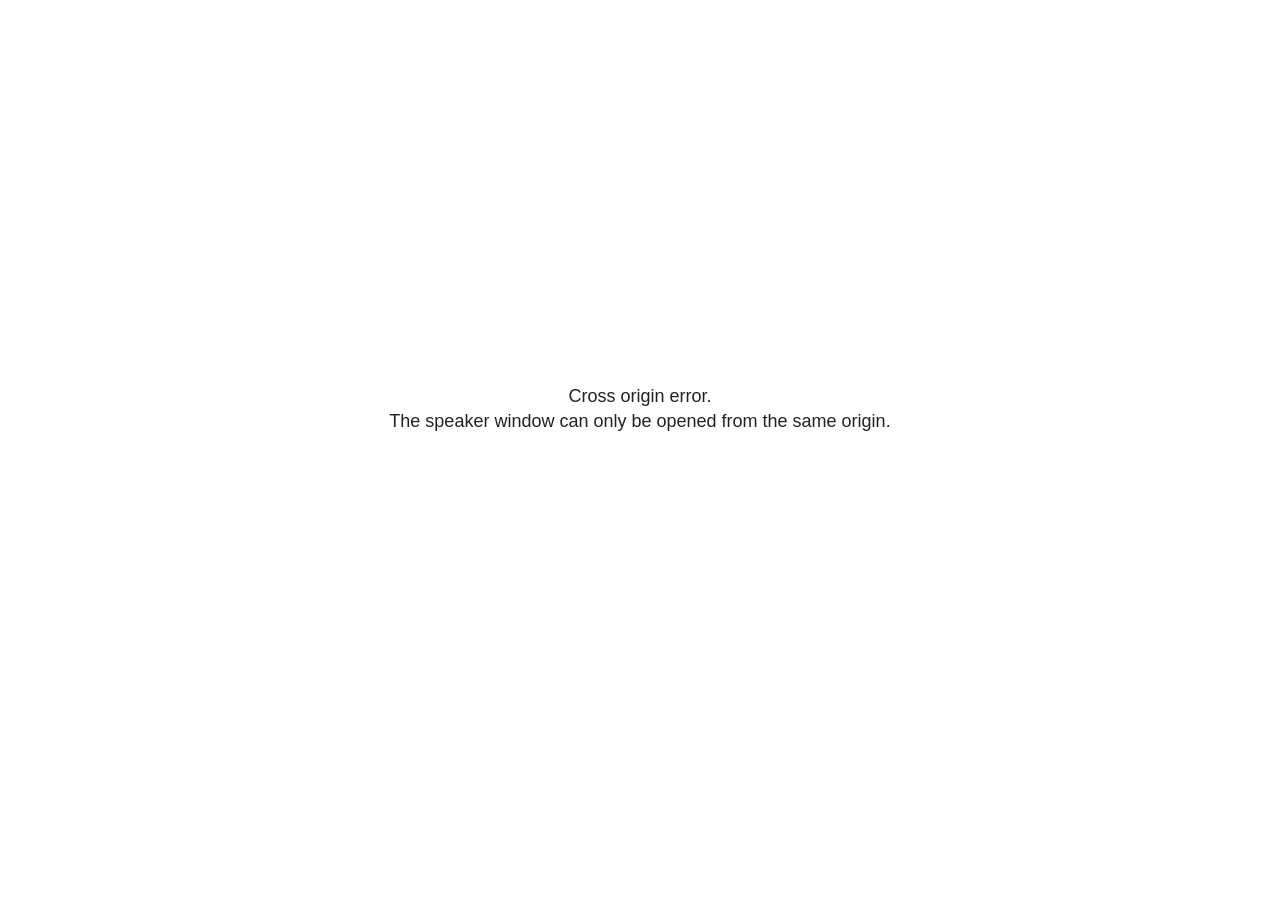
<file: site_libs/revealjs/plugin/notes/speaker-view.html>
<!--
	NOTE: You need to build the notes plugin after making changes to this file.
-->
<html lang="en">
	<head>
		<meta charset="utf-8">

		<title>reveal.js - Speaker View</title>

		<style>
			body {
				font-family: Helvetica;
				font-size: 18px;
			}

			#current-slide,
			#upcoming-slide,
			#speaker-controls {
				padding: 6px;
				box-sizing: border-box;
				-moz-box-sizing: border-box;
			}

			#current-slide iframe,
			#upcoming-slide iframe {
				width: 100%;
				height: 100%;
				border: 1px solid #ddd;
			}

			#current-slide .label,
			#upcoming-slide .label {
				position: absolute;
				top: 10px;
				left: 10px;
				z-index: 2;
			}

			#connection-status {
				position: absolute;
				top: 0;
				left: 0;
				width: 100%;
				height: 100%;
				z-index: 20;
				padding: 30% 20% 20% 20%;
				font-size: 18px;
				color: #222;
				background: #fff;
				text-align: center;
				box-sizing: border-box;
				line-height: 1.4;
			}

			.overlay-element {
				height: 34px;
				line-height: 34px;
				padding: 0 10px;
				text-shadow: none;
				background: rgba( 220, 220, 220, 0.8 );
				color: #222;
				font-size: 14px;
			}

			.overlay-element.interactive:hover {
				background: rgba( 220, 220, 220, 1 );
			}

			#current-slide {
				position: absolute;
				width: 60%;
				height: 100%;
				top: 0;
				left: 0;
				padding-right: 0;
			}

			#upcoming-slide {
				position: absolute;
				width: 40%;
				height: 40%;
				right: 0;
				top: 0;
			}

			/* Speaker controls */
			#speaker-controls {
				position: absolute;
				top: 40%;
				right: 0;
				width: 40%;
				height: 60%;
				overflow: auto;
				font-size: 18px;
			}

				.speaker-controls-time.hidden,
				.speaker-controls-notes.hidden {
					display: none;
				}

				.speaker-controls-time .label,
				.speaker-controls-pace .label,
				.speaker-controls-notes .label {
					text-transform: uppercase;
					font-weight: normal;
					font-size: 0.66em;
					color: #666;
					margin: 0;
				}

				.speaker-controls-time, .speaker-controls-pace {
					border-bottom: 1px solid rgba( 200, 200, 200, 0.5 );
					margin-bottom: 10px;
					padding: 10px 16px;
					padding-bottom: 20px;
					cursor: pointer;
				}

				.speaker-controls-time .reset-button {
					opacity: 0;
					float: right;
					color: #666;
					text-decoration: none;
				}
				.speaker-controls-time:hover .reset-button {
					opacity: 1;
				}

				.speaker-controls-time .timer,
				.speaker-controls-time .clock {
					width: 50%;
				}

				.speaker-controls-time .timer,
				.speaker-controls-time .clock,
				.speaker-controls-time .pacing .hours-value,
				.speaker-controls-time .pacing .minutes-value,
				.speaker-controls-time .pacing .seconds-value {
					font-size: 1.9em;
				}

				.speaker-controls-time .timer {
					float: left;
				}

				.speaker-controls-time .clock {
					float: right;
					text-align: right;
				}

				.speaker-controls-time span.mute {
					opacity: 0.3;
				}

				.speaker-controls-time .pacing-title {
					margin-top: 5px;
				}

				.speaker-controls-time .pacing.ahead {
					color: blue;
				}

				.speaker-controls-time .pacing.on-track {
					color: green;
				}

				.speaker-controls-time .pacing.behind {
					color: red;
				}

				.speaker-controls-notes {
					padding: 10px 16px;
				}

				.speaker-controls-notes .value {
					margin-top: 5px;
					line-height: 1.4;
					font-size: 1.2em;
				}

			/* Layout selector */
			#speaker-layout {
				position: absolute;
				top: 10px;
				right: 10px;
				color: #222;
				z-index: 10;
			}
				#speaker-layout select {
					position: absolute;
					width: 100%;
					height: 100%;
					top: 0;
					left: 0;
					border: 0;
					box-shadow: 0;
					cursor: pointer;
					opacity: 0;

					font-size: 1em;
					background-color: transparent;

					-moz-appearance: none;
					-webkit-appearance: none;
					-webkit-tap-highlight-color: rgba(0, 0, 0, 0);
				}

				#speaker-layout select:focus {
					outline: none;
					box-shadow: none;
				}

			.clear {
				clear: both;
			}

			/* Speaker layout: Wide */
			body[data-speaker-layout="wide"] #current-slide,
			body[data-speaker-layout="wide"] #upcoming-slide {
				width: 50%;
				height: 45%;
				padding: 6px;
			}

			body[data-speaker-layout="wide"] #current-slide {
				top: 0;
				left: 0;
			}

			body[data-speaker-layout="wide"] #upcoming-slide {
				top: 0;
				left: 50%;
			}

			body[data-speaker-layout="wide"] #speaker-controls {
				top: 45%;
				left: 0;
				width: 100%;
				height: 50%;
				font-size: 1.25em;
			}

			/* Speaker layout: Tall */
			body[data-speaker-layout="tall"] #current-slide,
			body[data-speaker-layout="tall"] #upcoming-slide {
				width: 45%;
				height: 50%;
				padding: 6px;
			}

			body[data-speaker-layout="tall"] #current-slide {
				top: 0;
				left: 0;
			}

			body[data-speaker-layout="tall"] #upcoming-slide {
				top: 50%;
				left: 0;
			}

			body[data-speaker-layout="tall"] #speaker-controls {
				padding-top: 40px;
				top: 0;
				left: 45%;
				width: 55%;
				height: 100%;
				font-size: 1.25em;
			}

			/* Speaker layout: Notes only */
			body[data-speaker-layout="notes-only"] #current-slide,
			body[data-speaker-layout="notes-only"] #upcoming-slide {
				display: none;
			}

			body[data-speaker-layout="notes-only"] #speaker-controls {
				padding-top: 40px;
				top: 0;
				left: 0;
				width: 100%;
				height: 100%;
				font-size: 1.25em;
			}

			@media screen and (max-width: 1080px) {
				body[data-speaker-layout="default"] #speaker-controls {
					font-size: 16px;
				}
			}

			@media screen and (max-width: 900px) {
				body[data-speaker-layout="default"] #speaker-controls {
					font-size: 14px;
				}
			}

			@media screen and (max-width: 800px) {
				body[data-speaker-layout="default"] #speaker-controls {
					font-size: 12px;
				}
			}

		</style>
	</head>

	<body>

		<div id="connection-status">Loading speaker view...</div>

		<div id="current-slide"></div>
		<div id="upcoming-slide"><span class="overlay-element label">Upcoming</span></div>
		<div id="speaker-controls">
			<div class="speaker-controls-time">
				<h4 class="label">Time <span class="reset-button">Click to Reset</span></h4>
				<div class="clock">
					<span class="clock-value">0:00 AM</span>
				</div>
				<div class="timer">
					<span class="hours-value">00</span><span class="minutes-value">:00</span><span class="seconds-value">:00</span>
				</div>
				<div class="clear"></div>

				<h4 class="label pacing-title" style="display: none">Pacing – Time to finish current slide</h4>
				<div class="pacing" style="display: none">
					<span class="hours-value">00</span><span class="minutes-value">:00</span><span class="seconds-value">:00</span>
				</div>
			</div>

			<div class="speaker-controls-notes hidden">
				<h4 class="label">Notes</h4>
				<div class="value"></div>
			</div>
		</div>
		<div id="speaker-layout" class="overlay-element interactive">
			<span class="speaker-layout-label"></span>
			<select class="speaker-layout-dropdown"></select>
		</div>

		<script>

			(function() {

				var notes,
					notesValue,
					currentState,
					currentSlide,
					upcomingSlide,
					layoutLabel,
					layoutDropdown,
					pendingCalls = {},
					lastRevealApiCallId = 0,
					connected = false

				var connectionStatus = document.querySelector( '#connection-status' );

				var SPEAKER_LAYOUTS = {
					'default': 'Default',
					'wide': 'Wide',
					'tall': 'Tall',
					'notes-only': 'Notes only'
				};

				setupLayout();

				let openerOrigin;

				try {
					openerOrigin = window.opener.location.origin;
				}
				catch ( error ) { console.warn( error ) }

				// In order to prevent XSS, the speaker view will only run if its
				// opener has the same origin as itself
				if( window.location.origin !== openerOrigin ) {
					connectionStatus.innerHTML = 'Cross origin error.<br>The speaker window can only be opened from the same origin.';
					return;
				}

				var connectionTimeout = setTimeout( function() {
					connectionStatus.innerHTML = 'Error connecting to main window.<br>Please try closing and reopening the speaker view.';
				}, 5000 );

				window.addEventListener( 'message', function( event ) {

					// Validate the origin of all messages to avoid parsing messages
					// that aren't meant for us. Ignore when running off file:// so
					// that the speaker view continues to work without a web server.
					if( window.location.origin !== event.origin && window.location.origin !== 'file://' ) {
						return
					}

					clearTimeout( connectionTimeout );
					connectionStatus.style.display = 'none';

					var data = JSON.parse( event.data );

					// The overview mode is only useful to the reveal.js instance
					// where navigation occurs so we don't sync it
					if( data.state ) delete data.state.overview;

					// Messages sent by the notes plugin inside of the main window
					if( data && data.namespace === 'reveal-notes' ) {
						if( data.type === 'connect' ) {
							handleConnectMessage( data );
						}
						else if( data.type === 'state' ) {
							handleStateMessage( data );
						}
						else if( data.type === 'return' ) {
							pendingCalls[data.callId](data.result);
							delete pendingCalls[data.callId];
						}
					}
					// Messages sent by the reveal.js inside of the current slide preview
					else if( data && data.namespace === 'reveal' ) {
						if( /ready/.test( data.eventName ) ) {
							// Send a message back to notify that the handshake is complete
							window.opener.postMessage( JSON.stringify({ namespace: 'reveal-notes', type: 'connected'} ), '*' );
						}
						else if( /slidechanged|fragmentshown|fragmenthidden|paused|resumed/.test( data.eventName ) && currentState !== JSON.stringify( data.state ) ) {

							dispatchStateToMainWindow( data.state );

						}
					}

				} );

				/**
				 * Updates the presentation in the main window to match the state
				 * of the presentation in the notes window.
				 */
				const dispatchStateToMainWindow = debounce(( state ) => {
					window.opener.postMessage( JSON.stringify({ method: 'setState', args: [ state ]} ), '*' );
				}, 500);

				/**
				 * Asynchronously calls the Reveal.js API of the main frame.
				 */
				function callRevealApi( methodName, methodArguments, callback ) {

					var callId = ++lastRevealApiCallId;
					pendingCalls[callId] = callback;
					window.opener.postMessage( JSON.stringify( {
						namespace: 'reveal-notes',
						type: 'call',
						callId: callId,
						methodName: methodName,
						arguments: methodArguments
					} ), '*' );

				}

				/**
				 * Called when the main window is trying to establish a
				 * connection.
				 */
				function handleConnectMessage( data ) {

					if( connected === false ) {
						connected = true;

						setupIframes( data );
						setupKeyboard();
						setupNotes();
						setupTimer();
						setupHeartbeat();
					}

				}

				/**
				 * Called when the main window sends an updated state.
				 */
				function handleStateMessage( data ) {

					// Store the most recently set state to avoid circular loops
					// applying the same state
					currentState = JSON.stringify( data.state );

					// No need for updating the notes in case of fragment changes
					if ( data.notes ) {
						notes.classList.remove( 'hidden' );
						notesValue.style.whiteSpace = data.whitespace;
						if( data.markdown ) {
							notesValue.innerHTML = marked( data.notes );
						}
						else {
							notesValue.innerHTML = data.notes;
						}
					}
					else {
						notes.classList.add( 'hidden' );
					}

					// Update the note slides
					currentSlide.contentWindow.postMessage( JSON.stringify({ method: 'setState', args: [ data.state ] }), '*' );
					upcomingSlide.contentWindow.postMessage( JSON.stringify({ method: 'setState', args: [ data.state ] }), '*' );
					upcomingSlide.contentWindow.postMessage( JSON.stringify({ method: 'next' }), '*' );

				}

				// Limit to max one state update per X ms
				handleStateMessage = debounce( handleStateMessage, 200 );

				/**
				 * Forward keyboard events to the current slide window.
				 * This enables keyboard events to work even if focus
				 * isn't set on the current slide iframe.
				 *
				 * Block F5 default handling, it reloads and disconnects
				 * the speaker notes window.
				 */
				function setupKeyboard() {

					document.addEventListener( 'keydown', function( event ) {
						if( event.keyCode === 116 || ( event.metaKey && event.keyCode === 82 ) ) {
							event.preventDefault();
							return false;
						}
						currentSlide.contentWindow.postMessage( JSON.stringify({ method: 'triggerKey', args: [ event.keyCode ] }), '*' );
					} );

				}

				/**
				 * Creates the preview iframes.
				 */
				function setupIframes( data ) {

					var params = [
						'receiver',
						'progress=false',
						'history=false',
						'transition=none',
						'autoSlide=0',
						'backgroundTransition=none'
					].join( '&' );

					var urlSeparator = /\?/.test(data.url) ? '&' : '?';
					var hash = '#/' + data.state.indexh + '/' + data.state.indexv;
					var currentURL = data.url + urlSeparator + params + '&scrollActivationWidth=false&postMessageEvents=true' + hash;
					var upcomingURL = data.url + urlSeparator + params + '&scrollActivationWidth=false&controls=false' + hash;

					currentSlide = document.createElement( 'iframe' );
					currentSlide.setAttribute( 'width', 1280 );
					currentSlide.setAttribute( 'height', 1024 );
					currentSlide.setAttribute( 'src', currentURL );
					document.querySelector( '#current-slide' ).appendChild( currentSlide );

					upcomingSlide = document.createElement( 'iframe' );
					upcomingSlide.setAttribute( 'width', 640 );
					upcomingSlide.setAttribute( 'height', 512 );
					upcomingSlide.setAttribute( 'src', upcomingURL );
					document.querySelector( '#upcoming-slide' ).appendChild( upcomingSlide );

				}

				/**
				 * Setup the notes UI.
				 */
				function setupNotes() {

					notes = document.querySelector( '.speaker-controls-notes' );
					notesValue = document.querySelector( '.speaker-controls-notes .value' );

				}

				/**
				 * We send out a heartbeat at all times to ensure we can
				 * reconnect with the main presentation window after reloads.
				 */
				function setupHeartbeat() {

					setInterval( () => {
						window.opener.postMessage( JSON.stringify({ namespace: 'reveal-notes', type: 'heartbeat'} ), '*' );
					}, 1000 );

				}

				function getTimings( callback ) {

					callRevealApi( 'getSlidesAttributes', [], function ( slideAttributes ) {
						callRevealApi( 'getConfig', [], function ( config ) {
							var totalTime = config.totalTime;
							var minTimePerSlide = config.minimumTimePerSlide || 0;
							var defaultTiming = config.defaultTiming;
							if ((defaultTiming == null) && (totalTime == null)) {
								callback(null);
								return;
							}
							// Setting totalTime overrides defaultTiming
							if (totalTime) {
								defaultTiming = 0;
							}
							var timings = [];
							for ( var i in slideAttributes ) {
								var slide = slideAttributes[ i ];
								var timing = defaultTiming;
								if( slide.hasOwnProperty( 'data-timing' )) {
									var t = slide[ 'data-timing' ];
									timing = parseInt(t);
									if( isNaN(timing) ) {
										console.warn("Could not parse timing '" + t + "' of slide " + i + "; using default of " + defaultTiming);
										timing = defaultTiming;
									}
								}
								timings.push(timing);
							}
							if ( totalTime ) {
								// After we've allocated time to individual slides, we summarize it and
								// subtract it from the total time
								var remainingTime = totalTime - timings.reduce( function(a, b) { return a + b; }, 0 );
								// The remaining time is divided by the number of slides that have 0 seconds
								// allocated at the moment, giving the average time-per-slide on the remaining slides
								var remainingSlides = (timings.filter( function(x) { return x == 0 }) ).length
								var timePerSlide = Math.round( remainingTime / remainingSlides, 0 )
								// And now we replace every zero-value timing with that average
								timings = timings.map( function(x) { return (x==0 ? timePerSlide : x) } );
							}
							var slidesUnderMinimum = timings.filter( function(x) { return (x < minTimePerSlide) } ).length
							if ( slidesUnderMinimum ) {
								message = "The pacing time for " + slidesUnderMinimum + " slide(s) is under the configured minimum of " + minTimePerSlide + " seconds. Check the data-timing attribute on individual slides, or consider increasing the totalTime or minimumTimePerSlide configuration options (or removing some slides).";
								alert(message);
							}
							callback( timings );
						} );
					} );

				}

				/**
				 * Return the number of seconds allocated for presenting
				 * all slides up to and including this one.
				 */
				function getTimeAllocated( timings, callback ) {

					callRevealApi( 'getSlidePastCount', [], function ( currentSlide ) {
						var allocated = 0;
						for (var i in timings.slice(0, currentSlide + 1)) {
							allocated += timings[i];
						}
						callback( allocated );
					} );

				}

				/**
				 * Create the timer and clock and start updating them
				 * at an interval.
				 */
				function setupTimer() {

					var start = new Date(),
					timeEl = document.querySelector( '.speaker-controls-time' ),
					clockEl = timeEl.querySelector( '.clock-value' ),
					hoursEl = timeEl.querySelector( '.hours-value' ),
					minutesEl = timeEl.querySelector( '.minutes-value' ),
					secondsEl = timeEl.querySelector( '.seconds-value' ),
					pacingTitleEl = timeEl.querySelector( '.pacing-title' ),
					pacingEl = timeEl.querySelector( '.pacing' ),
					pacingHoursEl = pacingEl.querySelector( '.hours-value' ),
					pacingMinutesEl = pacingEl.querySelector( '.minutes-value' ),
					pacingSecondsEl = pacingEl.querySelector( '.seconds-value' );

					var timings = null;
					getTimings( function ( _timings ) {

						timings = _timings;
						if (_timings !== null) {
							pacingTitleEl.style.removeProperty('display');
							pacingEl.style.removeProperty('display');
						}

						// Update once directly
						_updateTimer();

						// Then update every second
						setInterval( _updateTimer, 1000 );

					} );


					function _resetTimer() {

						if (timings == null) {
							start = new Date();
							_updateTimer();
						}
						else {
							// Reset timer to beginning of current slide
							getTimeAllocated( timings, function ( slideEndTimingSeconds ) {
								var slideEndTiming = slideEndTimingSeconds * 1000;
								callRevealApi( 'getSlidePastCount', [], function ( currentSlide ) {
									var currentSlideTiming = timings[currentSlide] * 1000;
									var previousSlidesTiming = slideEndTiming - currentSlideTiming;
									var now = new Date();
									start = new Date(now.getTime() - previousSlidesTiming);
									_updateTimer();
								} );
							} );
						}

					}

					timeEl.addEventListener( 'click', function() {
						_resetTimer();
						return false;
					} );

					function _displayTime( hrEl, minEl, secEl, time) {

						var sign = Math.sign(time) == -1 ? "-" : "";
						time = Math.abs(Math.round(time / 1000));
						var seconds = time % 60;
						var minutes = Math.floor( time / 60 ) % 60 ;
						var hours = Math.floor( time / ( 60 * 60 )) ;
						hrEl.innerHTML = sign + zeroPadInteger( hours );
						if (hours == 0) {
							hrEl.classList.add( 'mute' );
						}
						else {
							hrEl.classList.remove( 'mute' );
						}
						minEl.innerHTML = ':' + zeroPadInteger( minutes );
						if (hours == 0 && minutes == 0) {
							minEl.classList.add( 'mute' );
						}
						else {
							minEl.classList.remove( 'mute' );
						}
						secEl.innerHTML = ':' + zeroPadInteger( seconds );
					}

					function _updateTimer() {

						var diff, hours, minutes, seconds,
						now = new Date();

						diff = now.getTime() - start.getTime();

						clockEl.innerHTML = now.toLocaleTimeString( 'en-US', { hour12: true, hour: '2-digit', minute:'2-digit' } );
						_displayTime( hoursEl, minutesEl, secondsEl, diff );
						if (timings !== null) {
							_updatePacing(diff);
						}

					}

					function _updatePacing(diff) {

						getTimeAllocated( timings, function ( slideEndTimingSeconds ) {
							var slideEndTiming = slideEndTimingSeconds * 1000;

							callRevealApi( 'getSlidePastCount', [], function ( currentSlide ) {
								var currentSlideTiming = timings[currentSlide] * 1000;
								var timeLeftCurrentSlide = slideEndTiming - diff;
								if (timeLeftCurrentSlide < 0) {
									pacingEl.className = 'pacing behind';
								}
								else if (timeLeftCurrentSlide < currentSlideTiming) {
									pacingEl.className = 'pacing on-track';
								}
								else {
									pacingEl.className = 'pacing ahead';
								}
								_displayTime( pacingHoursEl, pacingMinutesEl, pacingSecondsEl, timeLeftCurrentSlide );
							} );
						} );
					}

				}

				/**
				 * Sets up the speaker view layout and layout selector.
				 */
				function setupLayout() {

					layoutDropdown = document.querySelector( '.speaker-layout-dropdown' );
					layoutLabel = document.querySelector( '.speaker-layout-label' );

					// Render the list of available layouts
					for( var id in SPEAKER_LAYOUTS ) {
						var option = document.createElement( 'option' );
						option.setAttribute( 'value', id );
						option.textContent = SPEAKER_LAYOUTS[ id ];
						layoutDropdown.appendChild( option );
					}

					// Monitor the dropdown for changes
					layoutDropdown.addEventListener( 'change', function( event ) {

						setLayout( layoutDropdown.value );

					}, false );

					// Restore any currently persisted layout
					setLayout( getLayout() );

				}

				/**
				 * Sets a new speaker view layout. The layout is persisted
				 * in local storage.
				 */
				function setLayout( value ) {

					var title = SPEAKER_LAYOUTS[ value ];

					layoutLabel.innerHTML = 'Layout' + ( title ? ( ': ' + title ) : '' );
					layoutDropdown.value = value;

					document.body.setAttribute( 'data-speaker-layout', value );

					// Persist locally
					if( supportsLocalStorage() ) {
						window.localStorage.setItem( 'reveal-speaker-layout', value );
					}

				}

				/**
				 * Returns the ID of the most recently set speaker layout
				 * or our default layout if none has been set.
				 */
				function getLayout() {

					if( supportsLocalStorage() ) {
						var layout = window.localStorage.getItem( 'reveal-speaker-layout' );
						if( layout ) {
							return layout;
						}
					}

					// Default to the first record in the layouts hash
					for( var id in SPEAKER_LAYOUTS ) {
						return id;
					}

				}

				function supportsLocalStorage() {

					try {
						localStorage.setItem('test', 'test');
						localStorage.removeItem('test');
						return true;
					}
					catch( e ) {
						return false;
					}

				}

				function zeroPadInteger( num ) {

					var str = '00' + parseInt( num );
					return str.substring( str.length - 2 );

				}

				/**
				 * Limits the frequency at which a function can be called.
				 */
				function debounce( fn, ms ) {

					var lastTime = 0,
						timeout;

					return function() {

						var args = arguments;
						var context = this;

						clearTimeout( timeout );

						var timeSinceLastCall = Date.now() - lastTime;
						if( timeSinceLastCall > ms ) {
							fn.apply( context, args );
							lastTime = Date.now();
						}
						else {
							timeout = setTimeout( function() {
								fn.apply( context, args );
								lastTime = Date.now();
							}, ms - timeSinceLastCall );
						}

					}

				}

			})();

		</script>
	</body>
</html>
</file>
<file: site_libs/quarto-html/tippy.css>
.tippy-box[data-animation=fade][data-state=hidden]{opacity:0}[data-tippy-root]{max-width:calc(100vw - 10px)}.tippy-box{position:relative;background-color:#333;color:#fff;border-radius:4px;font-size:14px;line-height:1.4;white-space:normal;outline:0;transition-property:transform,visibility,opacity}.tippy-box[data-placement^=top]>.tippy-arrow{bottom:0}.tippy-box[data-placement^=top]>.tippy-arrow:before{bottom:-7px;left:0;border-width:8px 8px 0;border-top-color:initial;transform-origin:center top}.tippy-box[data-placement^=bottom]>.tippy-arrow{top:0}.tippy-box[data-placement^=bottom]>.tippy-arrow:before{top:-7px;left:0;border-width:0 8px 8px;border-bottom-color:initial;transform-origin:center bottom}.tippy-box[data-placement^=left]>.tippy-arrow{right:0}.tippy-box[data-placement^=left]>.tippy-arrow:before{border-width:8px 0 8px 8px;border-left-color:initial;right:-7px;transform-origin:center left}.tippy-box[data-placement^=right]>.tippy-arrow{left:0}.tippy-box[data-placement^=right]>.tippy-arrow:before{left:-7px;border-width:8px 8px 8px 0;border-right-color:initial;transform-origin:center right}.tippy-box[data-inertia][data-state=visible]{transition-timing-function:cubic-bezier(.54,1.5,.38,1.11)}.tippy-arrow{width:16px;height:16px;color:#333}.tippy-arrow:before{content:"";position:absolute;border-color:transparent;border-style:solid}.tippy-content{position:relative;padding:5px 9px;z-index:1}
</file>
<file: site_libs/quarto-html/quarto-syntax-highlighting-bf27225e3a48a9273f3daa8f8e829971.css>
/* quarto syntax highlight colors */
:root {
  --quarto-hl-ot-color: #003B4F;
  --quarto-hl-at-color: #657422;
  --quarto-hl-ss-color: #20794D;
  --quarto-hl-an-color: #5E5E5E;
  --quarto-hl-fu-color: #4758AB;
  --quarto-hl-st-color: #20794D;
  --quarto-hl-cf-color: #003B4F;
  --quarto-hl-op-color: #5E5E5E;
  --quarto-hl-er-color: #AD0000;
  --quarto-hl-bn-color: #AD0000;
  --quarto-hl-al-color: #AD0000;
  --quarto-hl-va-color: #111111;
  --quarto-hl-bu-color: inherit;
  --quarto-hl-ex-color: inherit;
  --quarto-hl-pp-color: #AD0000;
  --quarto-hl-in-color: #5E5E5E;
  --quarto-hl-vs-color: #20794D;
  --quarto-hl-wa-color: #5E5E5E;
  --quarto-hl-do-color: #5E5E5E;
  --quarto-hl-im-color: #00769E;
  --quarto-hl-ch-color: #20794D;
  --quarto-hl-dt-color: #AD0000;
  --quarto-hl-fl-color: #AD0000;
  --quarto-hl-co-color: #5E5E5E;
  --quarto-hl-cv-color: #5E5E5E;
  --quarto-hl-cn-color: #8f5902;
  --quarto-hl-sc-color: #5E5E5E;
  --quarto-hl-dv-color: #AD0000;
  --quarto-hl-kw-color: #003B4F;
}

/* other quarto variables */
:root {
  --quarto-font-monospace: SFMono-Regular, Menlo, Monaco, Consolas, "Liberation Mono", "Courier New", monospace;
}

/* syntax highlight based on Pandoc's rules */
pre > code.sourceCode > span {
  color: #003B4F;
}

code.sourceCode > span {
  color: #003B4F;
}

div.sourceCode,
div.sourceCode pre.sourceCode {
  color: #003B4F;
}

/* Normal */
code span {
  color: #003B4F;
}

/* Alert */
code span.al {
  color: #AD0000;
  font-style: inherit;
}

/* Annotation */
code span.an {
  color: #5E5E5E;
  font-style: inherit;
}

/* Attribute */
code span.at {
  color: #657422;
  font-style: inherit;
}

/* BaseN */
code span.bn {
  color: #AD0000;
  font-style: inherit;
}

/* BuiltIn */
code span.bu {
  font-style: inherit;
}

/* ControlFlow */
code span.cf {
  color: #003B4F;
  font-weight: bold;
  font-style: inherit;
}

/* Char */
code span.ch {
  color: #20794D;
  font-style: inherit;
}

/* Constant */
code span.cn {
  color: #8f5902;
  font-style: inherit;
}

/* Comment */
code span.co {
  color: #5E5E5E;
  font-style: inherit;
}

/* CommentVar */
code span.cv {
  color: #5E5E5E;
  font-style: italic;
}

/* Documentation */
code span.do {
  color: #5E5E5E;
  font-style: italic;
}

/* DataType */
code span.dt {
  color: #AD0000;
  font-style: inherit;
}

/* DecVal */
code span.dv {
  color: #AD0000;
  font-style: inherit;
}

/* Error */
code span.er {
  color: #AD0000;
  font-style: inherit;
}

/* Extension */
code span.ex {
  font-style: inherit;
}

/* Float */
code span.fl {
  color: #AD0000;
  font-style: inherit;
}

/* Function */
code span.fu {
  color: #4758AB;
  font-style: inherit;
}

/* Import */
code span.im {
  color: #00769E;
  font-style: inherit;
}

/* Information */
code span.in {
  color: #5E5E5E;
  font-style: inherit;
}

/* Keyword */
code span.kw {
  color: #003B4F;
  font-weight: bold;
  font-style: inherit;
}

/* Operator */
code span.op {
  color: #5E5E5E;
  font-style: inherit;
}

/* Other */
code span.ot {
  color: #003B4F;
  font-style: inherit;
}

/* Preprocessor */
code span.pp {
  color: #AD0000;
  font-style: inherit;
}

/* SpecialChar */
code span.sc {
  color: #5E5E5E;
  font-style: inherit;
}

/* SpecialString */
code span.ss {
  color: #20794D;
  font-style: inherit;
}

/* String */
code span.st {
  color: #20794D;
  font-style: inherit;
}

/* Variable */
code span.va {
  color: #111111;
  font-style: inherit;
}

/* VerbatimString */
code span.vs {
  color: #20794D;
  font-style: inherit;
}

/* Warning */
code span.wa {
  color: #5E5E5E;
  font-style: italic;
}

.prevent-inlining {
  content: "</";
}

/*# sourceMappingURL=8be38f48d34c45af72792cbd699585e7.css.map */
</file>
